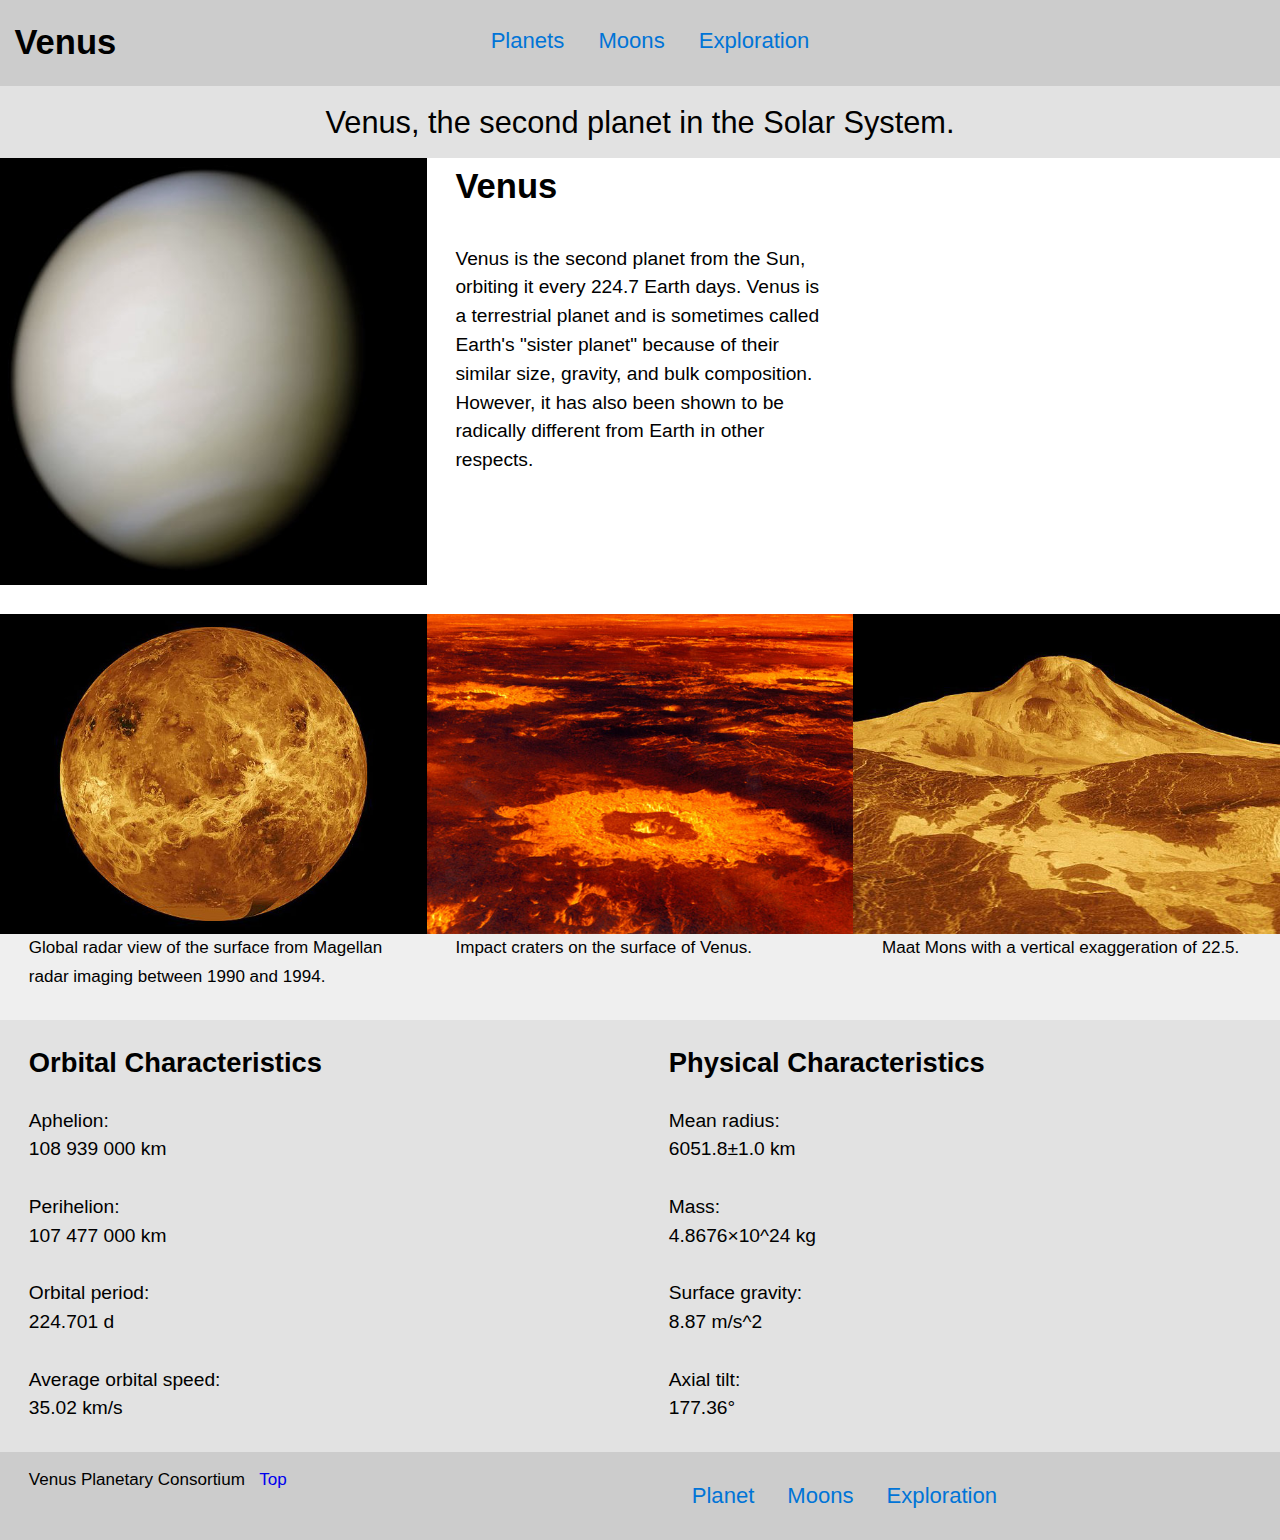
<file: index.html>
<!DOCTYPE html>
<html lang="en-ca">
<head>
    <meta charset="utf-8">
    <title>Planets</title>
    <meta name="handheldfriendly" content="true">
    <meta name="mobileoptimized" content="240">
    <meta name="viewport" content="width=device-width,initial-scale=1">
    <link href="css/modules.css" rel="stylesheet">
    <link href="css/grid.css" rel="stylesheet">
    <link href="css/type.css" rel="stylesheet">
    <link href="css/main.css" rel="stylesheet">
</head>
<body>

<header>
  <div class="grid">
    <div class="unit xs-1 s-1 m-1-3 l-1-3 island-1-2">
      <h1 class="push-0">Venus</h1>
    </div>

    <div class="unit xs-1 s-1 m-2-3 l-2-3">
    <nav id="top">
      <ol class="push-0">
        <li><a class="island-1-2" href="index.html">Planets</a></li>
        <li><a class="island-1-2" href="moon.html">Moons</a></li>
        <li><a class="island-1-2" href="exploration.html">Exploration</a></li>
      </ol>
    </nav>
  </div>
</div>

</header>

<main>

  <div class="text-center peta island-quarter e2e2e2">
    <p class="push-0">Venus, the second planet in the Solar System.</p>
  </div>

  <div class="grid">
    <div class="unit xs-1 s-1 m-1-2 l-1-3">
      <div class="embed embed--1by1 push">
        <img class="embed__item" src="images/venus.jpg" alt="">
      </div>
    </div>

    <div class="unit xs-1 s-1 m-1-2 l-1-3 gutter">
      <h2 class="exa">Venus</h2>
      <p>Venus is the second planet from the Sun, orbiting it every 224.7 Earth days. Venus is a terrestrial planet and is sometimes called Earth's "sister planet" because of their similar size, gravity, and bulk composition. However, it has also been shown to be radically different from Earth in other respects.</p>
    </div>
  </div>




<div class="grid efefef">
    <div class="unit xs-1 s-1 m-1-3 l-1-3">
      <figure>
        <div class="embed embed--4by3">
          <img class="embed__item" src="images/venus-1.jpg" alt="">
        </div>
        <figcaption class="milli gutter">Global radar view of the surface from Magellan radar imaging between 1990 and 1994.</figcaption>
      </figure>
    </div>

    <div class="unit xs-1 s-1-2 m-1-3 l-1-3">
      <figure>
        <div class="embed embed--4by3">
          <img class="embed__item" src="images/venus-2.jpg" alt="">
        </div>
        <figcaption class="milli gutter">Impact craters on the surface of Venus.</figcaption>
      </figure>
    </div>



    <div class="unit xs-1 s-1-2 m-1-3 l-1-3">
      <figure>
        <div class="embed embed--4by3">
          <img class="embed__item" src="images/venus-3.jpg" alt="">
        </div>
        <figcaption class="milli gutter">Maat Mons with a vertical exaggeration of 22.5.</figcaption>
      </figure>
    </div>

</div>


<div class="grid e2e2e2 pad-t">
    <div class="unit xs-1 s-1 m-1-2 l-1-2 gutter">
      <h3>Orbital Characteristics</h3>

      <dl class="list">
        <dt>Aphelion:</dt> <dd>108 939 000 km</dd>
        <dt>Perihelion:</dt> <dd>107 477 000 km</dd>
        <dt>Orbital period:</dt> <dd>224.701 d</dd>
        <dt>Average orbital speed:</dt> <dd>35.02 km/s</dd>
      </dl>
    </div>

    <div class="unit xs-1 s-1-1 m-1-2 l-1-2 gutter">
      <h3>Physical Characteristics</h3>

      <dl class="list">
        <dt>Mean radius:</dt> <dd>6051.8±1.0 km</dd>
        <dt>Mass:</dt> <dd>4.8676×10^24 kg</dd>
        <dt>Surface gravity: <dd>8.87 m/s^2</dd>
        <dt>Axial tilt: <dd>177.36°</dd>
      </dl>

    </div>
</div>
</main>
  <footer class="cccccc">
    <div class="grid milli">
      <div class="unit gutter xs-1 s-1 m-1-2 l-1-2 pad-t-1-2 pad-b-1-2">
        <p> Venus Planetary Consortium<a href="#top" class="gutter-1-2">Top</a></p>
      </div>
        <div>
          <nav class="unit gutter xs-1 s-1 m-1 l-1 pad-t-1-2 pad-b-1-2">
            <ul class="nav list-group list-group--inline micro push-0">
              <li class="gutter-1-2"><a href="index.html">Planet</a></li>
              <li class="gutter-1-2"><a href="moons.html">Moons</a></li>
              <li class="gutter-1-2"><a href="exploration.html">Exploration</a></li>
            </ul>
          </nav>
        </div>
      </div>
  </footer>
</body>
</html>
</file>
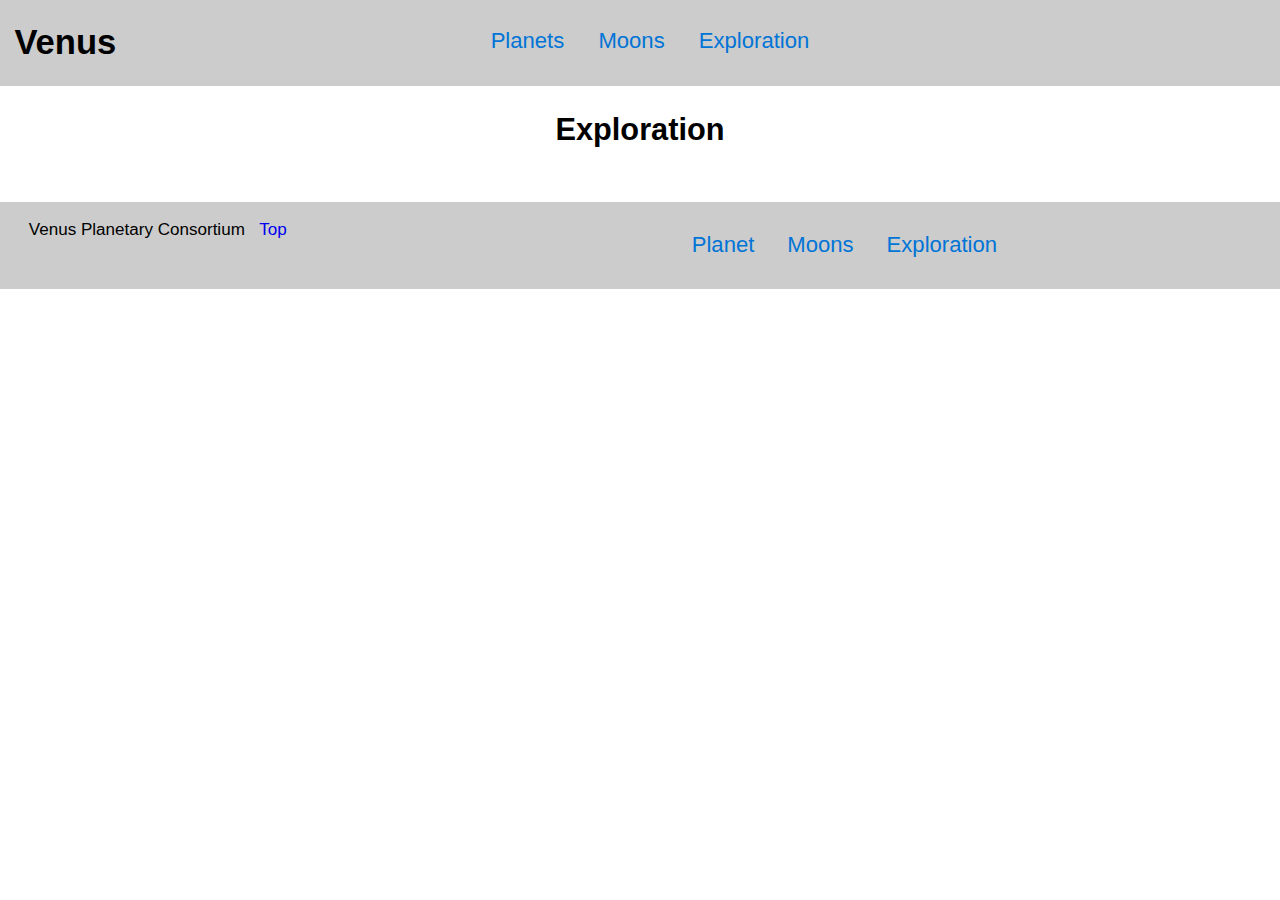
<file: exploration.html>
<!DOCTYPE html>
<html lang="en-ca">
<head>
    <meta charset="utf-8">
    <title>Exploration</title>
    <meta name="handheldfriendly" content="true">
    <meta name="mobileoptimized" content="240">
    <meta name="viewport" content="width=device-width,initial-scale=1">
    <link href="css/modules.css" rel="stylesheet">
    <link href="css/grid.css" rel="stylesheet">
    <link href="css/type.css" rel="stylesheet">
    <link href="css/main.css" rel="stylesheet">
</head>
<body>

<header>
  <div class="grid">
    <div class="unit xs-1 s-1 m-1-3 l-1-3 island-1-2">
      <h1 class="push-0">Venus</h1>
    </div>

    <div class="unit xs-1 s-1 m-2-3 l-2-3">
    <nav id="top">
      <ol class="push-0">
        <li><a class="island-1-2" href="index.html">Planets</a></li>
        <li><a class="island-1-2" href="moon.html">Moons</a></li>
        <li><a class="island-1-2" href="exploration.html">Exploration</a></li>
      </ol>
    </nav>
  </div>
</div>

</header>

<main>
  <div class="h1 text-center peta island-1-2 push">
      <h2 class="push-0">Exploration</h2>
  </div>

</main>
<footer class="cccccc">
  <div class="grid milli">
    <div class="unit gutter xs-1 s-1 m-1-2 l-1-2 pad-t-1-2 pad-b-1-2">
      <p> Venus Planetary Consortium<a href="#top" class="gutter-1-2">Top</a></p>
    </div>
      <div>
        <nav class="unit gutter xs-1 s-1 m-1 l-1 pad-t-1-2 pad-b-1-2">
          <ul class="nav list-group list-group--inline micro push-0">
            <li class="gutter-1-2"><a href="index.html">Planet</a></li>
            <li class="gutter-1-2"><a href="moons.html">Moons</a></li>
            <li class="gutter-1-2"><a href="exploration.html">Exploration</a></li>
          </ul>
        </nav>
      </div>
    </div>
</footer>
</body>
</html>
</file>
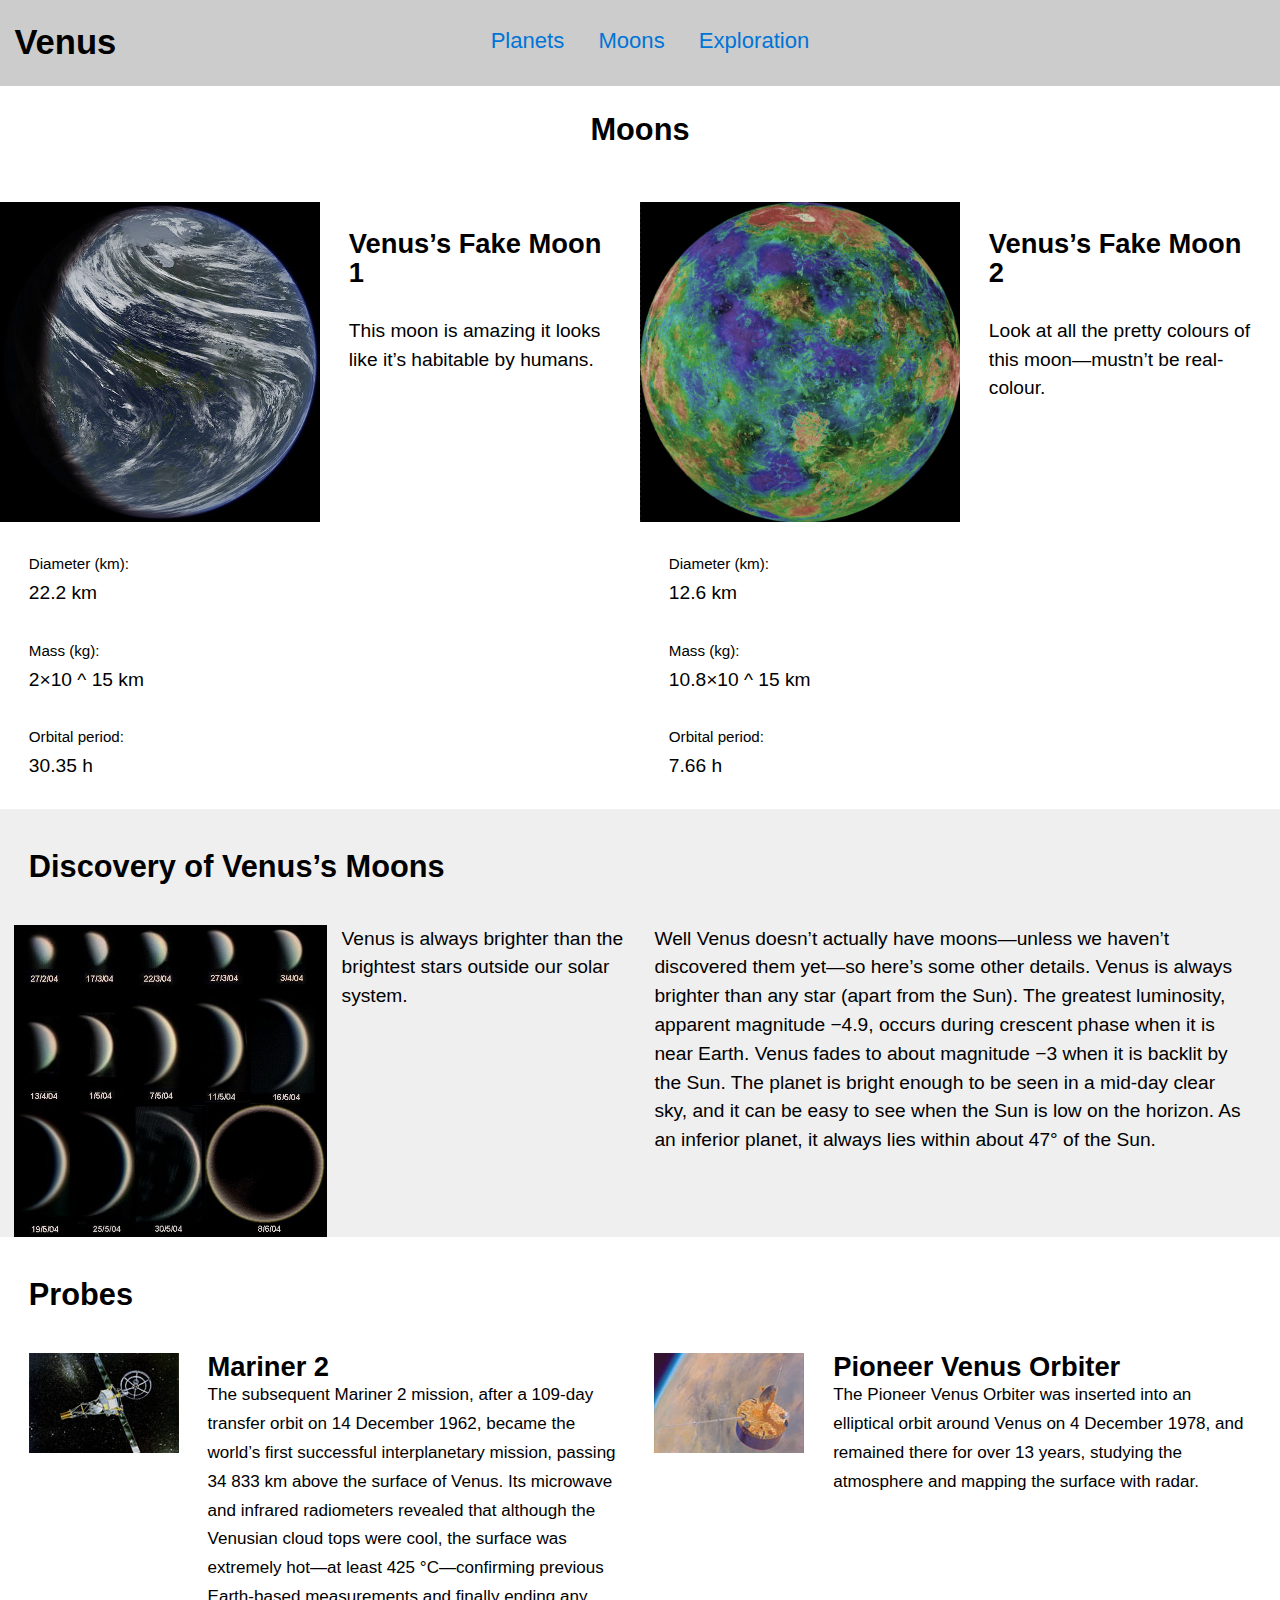
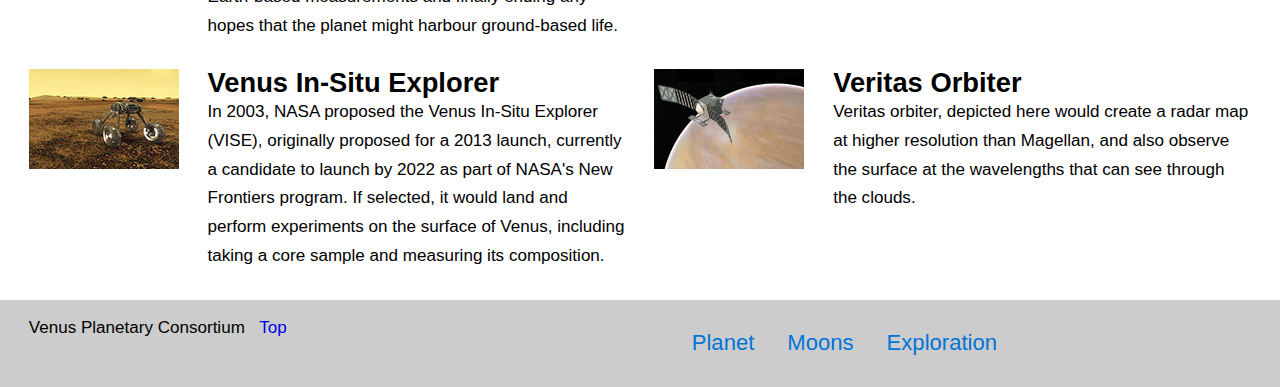
<file: moon.html>
<!DOCTYPE html>
<html lang="en-ca">
<head>
    <meta charset="utf-8">
    <title>Moons</title>
    <meta name="handheldfriendly" content="true">
    <meta name="mobileoptimized" content="240">
    <meta name="viewport" content="width=device-width,initial-scale=1">
    <link href="css/modules.css" rel="stylesheet">
    <link href="css/grid.css" rel="stylesheet">
    <link href="css/type.css" rel="stylesheet">
    <link href="css/main.css" rel="stylesheet">
</head>
<body>

<header>
  <div class="grid">
    <div class="unit xs-1 s-1 m-1-3 l-1-3 island-1-2">
      <h1 class="push-0">Venus</h1>
    </div>

    <div class="unit xs-1 s-1 m-2-3 l-2-3">
    <nav id="top">
      <ol class="push-0">
        <li><a class="island-1-2" href="index.html">Planets</a></li>
        <li><a class="island-1-2" href="moon.html">Moons</a></li>
        <li><a class="island-1-2" href="exploration.html">Exploration</a></li>
      </ol>
    </nav>
  </div>
</div>

</header>

<main>
  <div class="h1 text-center peta island-1-2 push">
      <h2 class="push-0">Moons</h2>
  </div>

  <div class="grid">
    <div class="unit unit-xs-1 unit-s-1 unit-m-1-2">
      <div class="grid">
        <div class="unit unit-xs-1 unit-s-1 unit-m-1 unit-l-1-2">
          <div class="embed embed--1by1 push">
            <img class="embed__item" src="images/venus-moon-1.jpg" alt="">
          </div>
        </div>

        <div class="unit unit-xs-1 unit-s- unit-m-1 unit-l-1-2 gutter">
          <h3 class="pad-t">Venus’s Fake Moon 1</h3>
          <p>This moon is amazing it looks like it’s habitable by humans.</p>
        </div>

        <div class="grid">
          <div class="unit unit-xs-1 unit-s-1 unit-m-1 unit-l gutter">
            <dl>
              <dt class="micro">Diameter (km):</dt>
              <dd>22.2 km</dd>
              <dt class="micro">Mass (kg):</dt>
              <dd>2×10 ^ 15 km</dd>
              <dt class="micro">Orbital period:</dt>
              <dd>30.35 h</dd>
            </dl>
          </div>
        </div>
      </div>
    </div>

    <div class="unit unit-xs-1 unit-s-1 unit-m-1-2">
      <div class="grid">
        <div class="unit unit-xs-1 unit-s-1 unit-m-1 unit-l-1-2">
          <div class="embed embed--1by1 push gutter">
            <img class="embed__item" src="images/venus-moon-2.jpg" alt="">
          </div>
        </div>
        <div class="unit unit-xs-1 unit-s-1 unit-m-1 unit-l-1-2 gutter">
          <h3 class="pad-t">Venus’s Fake Moon 2</h3>
          <p>Look at all the pretty colours of this moon—mustn’t be real-colour.</p>
        </div>
        <div class="grid">
          <div class="unit unit-xs-1 unit-s-1 unit-m-1 unit-l gutter">
            <dl>
              <dt class="micro">Diameter (km):</dt>
              <dd>12.6 km</dd>
              <dt class="micro">Mass (kg):</dt>
              <dd>10.8×10 ^ 15 km</dd>
              <dt class="micro">Orbital period:</dt>
              <dd>7.66 h</dd>
            </dl>
          </div>
        </div>
      </div>
    </div>
  </div>




<div class="efefef">
<h2 class="pad-t gutter">Discovery of Venus’s Moons</h2>

<div class="grid">
    <div class="grid gutter-1-2">
      <div class="unit xs-1 s-1 m-1 l-1-4">
        <div class="embed embed--1by1">
          <img class="embed__item" src="images/venus-phases.jpg" alt="">
        </div>
      </div>

    <div class="unit xs-1 s-1 m-1-3 l-1-4 gutter-1-2 push">
      <p>Venus is always brighter than the brightest stars outside our solar system.</p>
    </div>

    <div class="unit xs-1 s-1 m-2-3 l-1-2 gutter-1-2">
      <p>Well Venus doesn’t actually have moons—unless we haven’t discovered them yet—so here’s some other details. Venus is always brighter than any star (apart from the Sun). The greatest luminosity, apparent magnitude −4.9, occurs during crescent phase when it is near Earth. Venus fades to about magnitude −3 when it is backlit by the Sun. The planet is bright enough to be seen in a mid-day clear sky, and it can be easy to see when the Sun is low on the horizon. As an inferior planet, it always lies within about 47° of the Sun.</p>
    </div>
  </div>
</div>
</div>

<div class="section-mid">
  <div class="pad-t">
    <h2 class="gutter">Probes</h2>
  </div>

  <div class="grid gutter-1-2">
    <div class="unit xs-1 s-1 m-1 l-1-2">
      <div class="media">
        <div class="media__img gutter-1-2 push">
          <img class="img-flex" src="images/mariner-2.jpg" alt="">
        </div>
        <div class="media__body gutter-1-2">
          <h3 class="push-0">Mariner 2</h3>
          <p class="milli">The subsequent Mariner 2 mission, after a 109-day transfer orbit on 14 December 1962, became the world’s first successful interplanetary mission, passing 34 833 km above the surface of Venus. Its microwave and infrared radiometers revealed that although the Venusian cloud tops were cool, the surface was extremely hot—at least 425 °C—confirming previous Earth-based measurements and finally ending any hopes that the planet might harbour ground-based life.</p>
        </div>
      </div>
    </div>
    <div class="unit xs-1 s-1 m-1 l-1-2">
      <div class="media">
        <div class="media__img gutter-1-2 push">
          <img class="img-flex" src="images/pioneer.jpg" alt="">
        </div>
        <div class="media__body gutter-1-2">
          <h3 class="push-0">Pioneer Venus Orbiter</h3>
          <p class="milli">The Pioneer Venus Orbiter was inserted into an elliptical orbit around Venus on 4 December 1978, and remained there for over 13 years, studying the atmosphere and mapping the surface with radar.</p>
        </div>
      </div>
    </div>
    <div class="unit xs-1 s-1 m-1 l-1-2">
      <div class="media">
        <div class="media__img gutter-1-2 push">
          <img class="img-flex" src="images/vise.jpg" alt="">
        </div>
        <div class="media__body gutter-1-2">
          <h3 class="push-0">Venus In-Situ Explorer</h3>
          <p class="milli">In 2003, NASA proposed the Venus In-Situ Explorer (VISE), originally proposed for a 2013 launch, currently a candidate to launch by 2022 as part of NASA's New Frontiers program. If selected, it would land and perform experiments on the surface of Venus, including taking a core sample and measuring its composition.</p>
        </div>
      </div>
      </div>
      <div class="unit xs-1 s-1 m-1 l-1-2">
        <div class="media">
          <div class="media__img gutter-1-2 push">
            <img class="img-flex" src="images/veritas.jpg" alt="">
          </div>
          <div class="media__body gutter-1-2">
            <h3 class="push-0">Veritas Orbiter</h3>
            <p class="milli">Veritas orbiter, depicted here would create a radar map at higher resolution than Magellan, and also observe the surface at the wavelengths that can see through the clouds.</p>
          </div>
        </div>
      </div>
    </div>
  </div>




</main>
<footer class="cccccc">
  <div class="grid milli">
    <div class="unit gutter xs-1 s-1 m-1-2 l-1-2 pad-t-1-2 pad-b-1-2">
      <p> Venus Planetary Consortium<a href="#top" class="gutter-1-2">Top</a></p>
    </div>
      <div>
        <nav class="unit gutter xs-1 s-1 m-1 l-1 pad-t-1-2 pad-b-1-2">
          <ul class="nav list-group list-group--inline micro push-0">
            <li class="gutter-1-2"><a href="index.html">Planet</a></li>
            <li class="gutter-1-2"><a href="moons.html">Moons</a></li>
            <li class="gutter-1-2"><a href="exploration.html">Exploration</a></li>
          </ul>
        </nav>
      </div>
    </div>
</footer>

</body>
</html>
</file>
<file: css/modules.css>
/*!
 * Modulifier || Code released under the UNLICENSE
 * Code under other copyrights & licenses listed below.
 * http://modulifier.web-dev.tools/#responsive;images;list-group;embed;media-object;accessibility;print
 */

@-moz-viewport { width: device-width; scale: 1; }
@-ms-viewport { width: device-width; scale: 1; }
@-o-viewport { width: device-width; scale: 1; }
@-webkit-viewport { width: device-width; scale: 1; }
@viewport { width: device-width; scale: 1; }

html {
  box-sizing: border-box;
  -moz-text-size-adjust: 100%;
  -ms-text-size-adjust: 100%;
  -webkit-text-size-adjust: 100%;
  text-size-adjust: 100%;
}

*, *::before, *::after {
  box-sizing: inherit;
}

body {
  margin: 0;
}

article, aside, details, figcaption, figure,
footer, header, main, menu, nav, section, summary {
  display: block;
}

audio, canvas, progress, video {
  display: inline-block;
  vertical-align: baseline;
}

template {
  display: none;
}

img {
  border: 0;
}

.img-flex {
  display: block;
  width: 100%;
}

svg:not(:root) {
  overflow: hidden;
}

svg {
  fill: currentColor;
  stroke: currentColor;
}

.image-replacement, .ir {
  overflow: hidden;
  direction: ltr;
  text-align: left;
  text-indent: 100%;
  white-space: nowrap;
}

.list-group {
  padding-left: 0;
  list-style-type: none;
}

.list-group > dd {
  margin-left: 0;
}

.list-group--inline::before,
.list-group--inline::after {
  content: "";
  display: table;
}

.list-group--inline::after {
  clear: both;
}

.list-group--inline > li {
  display: inline-block;
}

.list-group--inline > dt {
  clear: left;
  float: left;
  width: 11em;
}

.list-group--inline > dd {
  float: left;
  min-width: 12em;
}

.embed {
  margin-left: 0;
  margin-right: 0;
  overflow: hidden;
  position: relative;
  width: 100%;
}

.embed--1by1 {
  padding-top: 100%; /* Square */
}

.embed--4by3 {
  padding-top: 75%; /* Traditional TV/computer screens */
}

.embed--iso216 {
  padding-top: 70.92%; /* A-standard paper sizes */
}

.embed--3by2 {
  padding-top: 66.6%; /* Classic 35 mm film & most digital photos, landscape */
}

.embed--2by3 {
  padding-top: 150%; /* Classic 35 mm film & most digital photos, portrait */
}

.embed--golden {
  padding-top: 61.8%; /* The Golden Ratio */
}

.embed--16by9 {
  padding-top: 56.25%; /* HD TV */
}

.embed--185by100 {
  padding-top: 54.05%; /* Common widescreen cinema */
}

.embed--24by10 {
  padding-top: 41.667%; /* Widescreen cinema: 2.4:1 */;
}

.embed--3by1 {
  padding-top: 33.3333%; /* Panorama photos */
}

.embed--4by1 {
  padding-top: 25%; /* Polyvision */
}

.embed__item {
  height: 100%;
  left: 0;
  position: absolute;
  top: 0;
  width: 100%;
}

.media {
  overflow: hidden;
}

.media__img {
  float: left;
}

.media__img--reversed {
  float: right;
}

.media__img--stacked {
  float: none;
}

.media__body {
  overflow: hidden;
  min-width: 12em; /* Slightly less than 200px, responsiveness built in */
}

a:hover, a:active {
  outline: none;
}

a:focus, [tabindex="0"]:focus,
input:focus, textarea:focus, button:focus {
  outline: 3px solid #000;
  outline-offset: 3px;
}

.skip-links {
  margin: 0;
  padding: 0;
  list-style-type: none;
}

.skip-links a {
  padding: 0.5em 0.75em;
  position: absolute;
  top: -3em;
  z-index: 10000; /* To make sure they're always on top */
  background-color: #000;
  color: #fff;
  font-size: 1.125rem;
  font-weight: bold;
  text-decoration: none;
}

.skip-links a:focus {
  top: 0;
}

.print-only {
  display: none;
  visibility: hidden;
}

@media print {

  .no-print {
    display: none;
    visibility: hidden;
  }

  .print-only {
    display: block;
    visibility: visible;
  }

  /*!
   * (c) HTML5 Boilerplate || MIT License
   *     https://html5boilerplate.com/
   */

  *, *:before, *:after, *:first-letter, *:first-line {
    background: none transparent !important;
    color: #000 !important;
    box-shadow: none !important;
    text-shadow: none !important;
  }

  a, a:visited {
    text-decoration: underline;
  }

  a[href]:after {
    content: " (" attr(href) ")";
  }

  abbr[title]:after {
    content: " (" attr(title) ")";
  }

  a[href^="#"]:after,
  a[href^="javascript:"]:after {
    content: "";
  }

  pre, blockquote {
    page-break-inside: avoid;
  }

  thead {
    display: table-header-group;
  }

  tr, img {
    page-break-inside: avoid;
  }

  p, h1, h2, h3, h4, h5, h6 {
    orphans: 3;
    widows: 3;
  }

  h1, h2, h3, h4, h5, h6 {
    page-break-after: avoid;
  }

  /*! End HTML5 Boilerplate code */
}
</file>
<file: css/grid.css>
/* http://gridifier.web-dev.tools/#xs,4,0,0,0;s,4,25,0,0;m,4,38,1,1;l,4,60,1,1 */

.grid {
  margin: 0;
  padding: 0;
  letter-spacing: -0.31em;
  text-rendering: optimizespeed;
  display: -webkit-flex;
  -webkit-flex-flow: row wrap;
  display: -ms-flexbox;
  -ms-flex-flow: row wrap;
  display: flex;
  flex-flow: row wrap;
}

.grid-bottom {
  -webkit-align-items: flex-end;
  -ms-align-items: flex-end;
  align-items: flex-end;
}

.grid-middle {
  -webkit-align-items: center;
  -ms-align-items: center;
  align-items: center;
}

.grid-stretch {
  -webkit-align-items: stretch;
  -ms-align-items: stretch;
  align-items: stretch;
}

.opera-only :-o-prefocus, .grid {
  word-spacing: -0.43em;
}

.unit {
  letter-spacing: normal;
  text-rendering: auto;
  vertical-align: top;
  word-spacing: normal;
  display: inline-block;
  visibility: visible;
}

.grid-bottom .unit {
  vertical-align: bottom;
}

.grid-middle .unit {
  vertical-align: middle;
}

[class*="unit-push-"],
[class*="unit-pull-"] {
  position: relative;
}

.unit-xs-hidden {
  display: none;
  visibility: hidden;
}

.unit-xs-centered {
  margin: 0 auto;
}

.unit-xs-1, .xs-1 {
  display: block;
  visibility: visible;
  width: 100%;
}

.unit-xs-1-2, .xs-1-2 {
  width: 50.0000%;
}

.unit-xs-1-3, .xs-1-3 {
  width: 33.3333%;
}

.unit-xs-2-3, .xs-2-3 {
  width: 66.6667%;
}

.unit-xs-1-4, .xs-1-4 {
  width: 25.0000%;
}

.unit-xs-3-4, .xs-3-4 {
  width: 75.0000%;
}

.unit-xs-1-2,.xs-1-2,.unit-xs-1-3,.xs-1-3,.unit-xs-2-3,.xs-2-3,.unit-xs-1-4,.xs-1-4,.unit-xs-3-4,.xs-3-4 {
  display: inline-block;
  visibility: visible;
}

@media only screen and (min-width: 25em) {

.unit-s-hidden {
  display: none;
  visibility: hidden;
}

.unit-s-centered {
  margin: 0 auto;
}

.unit-s-1, .s-1 {
  display: block;
  visibility: visible;
  width: 100%;
}

.unit-s-1-2, .s-1-2 {
  width: 50.0000%;
}

.unit-s-1-3, .s-1-3 {
  width: 33.3333%;
}

.unit-s-2-3, .s-2-3 {
  width: 66.6667%;
}

.unit-s-1-4, .s-1-4 {
  width: 25.0000%;
}

.unit-s-3-4, .s-3-4 {
  width: 75.0000%;
}

.unit-s-1-2,.s-1-2,.unit-s-1-3,.s-1-3,.unit-s-2-3,.s-2-3,.unit-s-1-4,.s-1-4,.unit-s-3-4,.s-3-4 {
  display: inline-block;
  visibility: visible;
}

}

@media only screen and (min-width: 38em) {

.unit-m-hidden {
  display: none;
  visibility: hidden;
}

.unit-m-centered {
  margin: 0 auto;
}

.unit-m-1, .m-1 {
  display: block;
  visibility: visible;
  width: 100%;
}

.unit-offset-m-0 {
  margin-left: 0;
}

.unit-push-m-0,
.unit-pull-m-0 {
  left: 0;
}

.unit-m-1-2, .m-1-2 {
  width: 50.0000%;
}

.unit-offset-m-1-2 {
  margin-left: 50.0000%;
}

.unit-push-m-1-2 {
  left: 50.0000%;
}

.unit-pull-m-1-2 {
  left: -50.0000%;
}

.unit-m-1-3, .m-1-3 {
  width: 33.3333%;
}

.unit-offset-m-1-3 {
  margin-left: 33.3333%;
}

.unit-push-m-1-3 {
  left: 33.3333%;
}

.unit-pull-m-1-3 {
  left: -33.3333%;
}

.unit-m-2-3, .m-2-3 {
  width: 66.6667%;
}

.unit-offset-m-2-3 {
  margin-left: 66.6667%;
}

.unit-push-m-2-3 {
  left: 66.6667%;
}

.unit-pull-m-2-3 {
  left: -66.6667%;
}

.unit-m-1-4, .m-1-4 {
  width: 25.0000%;
}

.unit-offset-m-1-4 {
  margin-left: 25.0000%;
}

.unit-push-m-1-4 {
  left: 25.0000%;
}

.unit-pull-m-1-4 {
  left: -25.0000%;
}

.unit-m-3-4, .m-3-4 {
  width: 75.0000%;
}

.unit-offset-m-3-4 {
  margin-left: 75.0000%;
}

.unit-push-m-3-4 {
  left: 75.0000%;
}

.unit-pull-m-3-4 {
  left: -75.0000%;
}

.unit-m-1-2,.m-1-2,.unit-m-1-3,.m-1-3,.unit-m-2-3,.m-2-3,.unit-m-1-4,.m-1-4,.unit-m-3-4,.m-3-4 {
  display: inline-block;
  visibility: visible;
}

}

@media only screen and (min-width: 60em) {

.unit-l-hidden {
  display: none;
  visibility: hidden;
}

.unit-l-centered {
  margin: 0 auto;
}

.unit-l-1, .l-1 {
  display: block;
  visibility: visible;
  width: 100%;
}

.unit-offset-l-0 {
  margin-left: 0;
}

.unit-push-l-0,
.unit-pull-l-0 {
  left: 0;
}

.unit-l-1-2, .l-1-2 {
  width: 50.0000%;
}

.unit-offset-l-1-2 {
  margin-left: 50.0000%;
}

.unit-push-l-1-2 {
  left: 50.0000%;
}

.unit-pull-l-1-2 {
  left: -50.0000%;
}

.unit-l-1-3, .l-1-3 {
  width: 33.3333%;
}

.unit-offset-l-1-3 {
  margin-left: 33.3333%;
}

.unit-push-l-1-3 {
  left: 33.3333%;
}

.unit-pull-l-1-3 {
  left: -33.3333%;
}

.unit-l-2-3, .l-2-3 {
  width: 66.6667%;
}

.unit-offset-l-2-3 {
  margin-left: 66.6667%;
}

.unit-push-l-2-3 {
  left: 66.6667%;
}

.unit-pull-l-2-3 {
  left: -66.6667%;
}

.unit-l-1-4, .l-1-4 {
  width: 25.0000%;
}

.unit-offset-l-1-4 {
  margin-left: 25.0000%;
}

.unit-push-l-1-4 {
  left: 25.0000%;
}

.unit-pull-l-1-4 {
  left: -25.0000%;
}

.unit-l-3-4, .l-3-4 {
  width: 75.0000%;
}

.unit-offset-l-3-4 {
  margin-left: 75.0000%;
}

.unit-push-l-3-4 {
  left: 75.0000%;
}

.unit-pull-l-3-4 {
  left: -75.0000%;
}

.unit-l-1-2,.l-1-2,.unit-l-1-3,.l-1-3,.unit-l-2-3,.l-2-3,.unit-l-1-4,.l-1-4,.unit-l-3-4,.l-3-4 {
  display: inline-block;
  visibility: visible;
}

}

.unit-content-distribute {
  display: -ms-flexbox;
  display: -webkit-flex;
  display: flex;
  -ms-flex-direction: column;
  -webkit-flex-direction: column;
  flex-direction: column;
  -ms-flex-pack: justify;
  -webkit-justify-content: space-between;
  justify-content: space-between;
  -ms-flex-align: center;
  -webkit-align-items: center;
  align-items: center;
}

.content-fill {
  -ms-flex-grow: 2;
  -webkit-flex-grow: 2;
  flex-grow: 2;
  max-width: 100%; /* @bugfix: IE 10, 11 */
}

.content-shrink {
  -ms-align-self: center;
  -webkit-align-self: center;
  align-self: center;
}
</file>
<file: css/type.css>
/*
  Typografier || Code released under the UNLICENSE
  http://typografier.web-dev.tools/#0,100,1.3,1.067;38,110,1.4,1.125;60,120,1.5,1.125;90,130,1.5,1.125
*/

html {
  font-size: 100%;
  line-height: 1.3;
}

a {
  background-color: transparent;
}

sub, sup {
  font-size: 75%;
  line-height: 1px;
  position: relative;
  vertical-align: baseline;
}

sup {
  top: -0.5em;
}

sub {
  bottom: -0.25em;
}

pre, code, kbd, samp {
  font-size: 100%;
}

abbr[title] {
  border-bottom: 1px dotted;
  text-decoration: none;
}

b, strong {
  font-weight: bold;
}

dfn, caption {
  font-style: italic;
}

hr {
  border: 0;
  border-top: 1px solid;
  height: 0;
}

table {
  border-collapse: collapse;
  border-spacing: 0;
  width: 100%;
}

th, td {
  border-bottom: 1px solid;
  text-align: left;
}

thead th {
  vertical-align: bottom;
}

.text-left {
  text-align: left;
}

.text-right {
  text-align: right;
}

.text-center {
  text-align: center;
}

.normal {
  font-weight: normal;
}

.bold {
  font-weight: bold;
}

.italic {
  font-style: italic;
}

h1, h2, h3, h4, h5, h6,
p, ul, ol, dl, dd, figure,
blockquote, details, hr,
fieldset, pre, table {
  margin: 0 0 1.3rem;
}

.yotta {
  font-size: 1.5745rem;
  line-height: 1.6513;
}

.zetta {
  font-size: 1.4757rem;
  line-height: 1.7619;
}

h1, .exa {
  font-size: 1.3830rem;
  line-height: 1.8800;
}

h2, .peta {
  font-size: 1.2962rem;
  line-height: 1.0030;
}

h3, .tera {
  font-size: 1.2148rem;
  line-height: 1.0702;
}

h4, .giga {
  font-size: 1.1385rem;
  line-height: 1.1419;
}

h5, .mega {
  font-size: 1.0670rem;
  line-height: 1.2184;
}

h6, .kilo, input, textarea {
  font-size: 1.0000rem;
  line-height: 1.3000;
}

small, .milli {
  font-size: 0.9372rem;
  line-height: 1.3871;
}

.micro {
  font-size: 0.8784rem;
  line-height: 1.4800;
}

.push {
  margin-bottom: 1.3rem;
}

.push-none, .push-0 {
  margin-bottom: 0;
}

.push-double, .push-2 {
  margin-bottom: 2.6000rem;
}

.push-half, .push-1-2 {
  margin-bottom: 0.6500rem;
}

.push-quarter, .push-1-4 {
  margin-bottom: 0.3250rem;
}

.push-right-quarter, .push-r-1-4 {
  margin-right: 0.3250rem;
}

.push-right-half, .push-r-1-2 {
  margin-right: 0.6500rem;
}

.push-right, .push-r {
  margin-right: 1.3rem;
}

.pad-top, .pad-t {
  padding-top: 1.3rem;
}

.pad-bottom, .pad-b {
  padding-bottom: 1.3rem;
}

.pad-top-double, .pad-t-2 {
  padding-top: 2.6000rem;
}

.pad-bottom-double, .pad-b-2 {
  padding-bottom: 2.6000rem;
}

.pad-top-half, .pad-t-1-2 {
  padding-top: 0.6500rem;
}

.pad-bottom-half, .pad-b-1-2 {
  padding-bottom: 0.6500rem;
}

.pad-top-quarter, .pad-t-1-4 {
  padding-top: 0.3250rem;
}

.pad-bottom-quarter, .pad-b-1-4 {
  padding-bottom: 0.3250rem;
}

.island {
  padding: 1.3rem;
}

.island-double, .island-2 {
  padding: 2.6000rem;
}

.island-half, .island-1-2 {
  padding: 0.6500rem;
}

.island-quarter, .island-1-4,
td, th, fieldset {
  padding: 0.3250rem;
}

.gutter {
  padding-left: 1.3rem;
  padding-right: 1.3rem;
}

.gutter-double, .gutter-2 {
  padding-left: 2.6000rem;
  padding-right: 2.6000rem;
}

.gutter-half, .gutter-1-2 {
  padding-left: 0.6500rem;
  padding-right: 0.6500rem;
}

.gutter-quarter, .gutter-1-4 {
  padding-left: 0.3250rem;
  padding-right: 0.3250rem;
}

@media only screen and (min-width: 38em) {

html {
  font-size: 110%;
  line-height: 1.4;
}

h1, h2, h3, h4, h5, h6,
p, ul, ol, dl, dd, figure,
blockquote, details, hr,
fieldset, pre, table {
  margin: 0 0 1.4rem;
}

.yotta {
  font-size: 2.2807rem;
  line-height: 1.2277;
}

.zetta {
  font-size: 2.0273rem;
  line-height: 1.3812;
}

h1, .exa {
  font-size: 1.8020rem;
  line-height: 1.5538;
}

h2, .peta {
  font-size: 1.6018rem;
  line-height: 1.7480;
}

h3, .tera {
  font-size: 1.4238rem;
  line-height: 1.9665;
}

h4, .giga {
  font-size: 1.2656rem;
  line-height: 1.1062;
}

h5, .mega {
  font-size: 1.1250rem;
  line-height: 1.2444;
}

h6, .kilo, input, textarea {
  font-size: 1.0000rem;
  line-height: 1.4000;
}

small, .milli {
  font-size: 0.8889rem;
  line-height: 1.5750;
}

.micro {
  font-size: 0.7901rem;
  line-height: 1.7719;
}

.push {
  margin-bottom: 1.4rem;
}

.push-none, .push-0 {
  margin-bottom: 0;
}

.push-double, .push-2 {
  margin-bottom: 2.8000rem;
}

.push-half, .push-1-2 {
  margin-bottom: 0.7000rem;
}

.push-quarter, .push-1-4 {
  margin-bottom: 0.3500rem;
}

.push-right-quarter, .push-r-1-4 {
  margin-right: 0.3500rem;
}

.push-right-half, .push-r-1-2 {
  margin-right: 0.7000rem;
}

.push-right, .push-r {
  margin-right: 1.4rem;
}

.pad-top, .pad-t {
  padding-top: 1.4rem;
}

.pad-bottom, .pad-b {
  padding-bottom: 1.4rem;
}

.pad-top-double, .pad-t-2 {
  padding-top: 2.8000rem;
}

.pad-bottom-double, .pad-b-2 {
  padding-bottom: 2.8000rem;
}

.pad-top-half, .pad-t-1-2 {
  padding-top: 0.7000rem;
}

.pad-bottom-half, .pad-b-1-2 {
  padding-bottom: 0.7000rem;
}

.pad-top-quarter, .pad-t-1-4 {
  padding-top: 0.3500rem;
}

.pad-bottom-quarter, .pad-b-1-4 {
  padding-bottom: 0.3500rem;
}

.island {
  padding: 1.4rem;
}

.island-double, .island-2 {
  padding: 2.8000rem;
}

.island-half, .island-1-2 {
  padding: 0.7000rem;
}

.island-quarter, .island-1-4,
td, th, fieldset {
  padding: 0.3500rem;
}

.gutter {
  padding-left: 1.4rem;
  padding-right: 1.4rem;
}

.gutter-double, .gutter-2 {
  padding-left: 2.8000rem;
  padding-right: 2.8000rem;
}

.gutter-half, .gutter-1-2 {
  padding-left: 0.7000rem;
  padding-right: 0.7000rem;
}

.gutter-quarter, .gutter-1-4 {
  padding-left: 0.3500rem;
  padding-right: 0.3500rem;
}

}

@media only screen and (min-width: 60em) {

html {
  font-size: 120%;
  line-height: 1.5;
}

h1, h2, h3, h4, h5, h6,
p, ul, ol, dl, dd, figure,
blockquote, details, hr,
fieldset, pre, table {
  margin: 0 0 1.5rem;
}

.yotta {
  font-size: 2.2807rem;
  line-height: 1.3154;
}

.zetta {
  font-size: 2.0273rem;
  line-height: 1.4798;
}

h1, .exa {
  font-size: 1.8020rem;
  line-height: 1.6648;
}

h2, .peta {
  font-size: 1.6018rem;
  line-height: 1.8729;
}

h3, .tera {
  font-size: 1.4238rem;
  line-height: 1.0535;
}

h4, .giga {
  font-size: 1.2656rem;
  line-height: 1.1852;
}

h5, .mega {
  font-size: 1.1250rem;
  line-height: 1.3333;
}

h6, .kilo, input, textarea {
  font-size: 1.0000rem;
  line-height: 1.5000;
}

small, .milli {
  font-size: 0.8889rem;
  line-height: 1.6875;
}

.micro {
  font-size: 0.7901rem;
  line-height: 1.8984;
}

.push {
  margin-bottom: 1.5rem;
}

.push-none, .push-0 {
  margin-bottom: 0;
}

.push-double, .push-2 {
  margin-bottom: 3.0000rem;
}

.push-half, .push-1-2 {
  margin-bottom: 0.7500rem;
}

.push-quarter, .push-1-4 {
  margin-bottom: 0.3750rem;
}

.push-right-quarter, .push-r-1-4 {
  margin-right: 0.3750rem;
}

.push-right-half, .push-r-1-2 {
  margin-right: 0.7500rem;
}

.push-right, .push-r {
  margin-right: 1.5rem;
}

.pad-top, .pad-t {
  padding-top: 1.5rem;
}

.pad-bottom, .pad-b {
  padding-bottom: 1.5rem;
}

.pad-top-double, .pad-t-2 {
  padding-top: 3.0000rem;
}

.pad-bottom-double, .pad-b-2 {
  padding-bottom: 3.0000rem;
}

.pad-top-half, .pad-t-1-2 {
  padding-top: 0.7500rem;
}

.pad-bottom-half, .pad-b-1-2 {
  padding-bottom: 0.7500rem;
}

.pad-top-quarter, .pad-t-1-4 {
  padding-top: 0.3750rem;
}

.pad-bottom-quarter, .pad-b-1-4 {
  padding-bottom: 0.3750rem;
}

.island {
  padding: 1.5rem;
}

.island-double, .island-2 {
  padding: 3.0000rem;
}

.island-half, .island-1-2 {
  padding: 0.7500rem;
}

.island-quarter, .island-1-4,
td, th, fieldset {
  padding: 0.3750rem;
}

.gutter {
  padding-left: 1.5rem;
  padding-right: 1.5rem;
}

.gutter-double, .gutter-2 {
  padding-left: 3.0000rem;
  padding-right: 3.0000rem;
}

.gutter-half, .gutter-1-2 {
  padding-left: 0.7500rem;
  padding-right: 0.7500rem;
}

.gutter-quarter, .gutter-1-4 {
  padding-left: 0.3750rem;
  padding-right: 0.3750rem;
}

}

@media only screen and (min-width: 90em) {

html {
  font-size: 130%;
  line-height: 1.5;
}

h1, h2, h3, h4, h5, h6,
p, ul, ol, dl, dd, figure,
blockquote, details, hr,
fieldset, pre, table {
  margin: 0 0 1.5rem;
}

.yotta {
  font-size: 2.2807rem;
  line-height: 1.3154;
}

.zetta {
  font-size: 2.0273rem;
  line-height: 1.4798;
}

h1, .exa {
  font-size: 1.8020rem;
  line-height: 1.6648;
}

h2, .peta {
  font-size: 1.6018rem;
  line-height: 1.8729;
}

h3, .tera {
  font-size: 1.4238rem;
  line-height: 1.0535;
}

h4, .giga {
  font-size: 1.2656rem;
  line-height: 1.1852;
}

h5, .mega {
  font-size: 1.1250rem;
  line-height: 1.3333;
}

h6, .kilo, input, textarea {
  font-size: 1.0000rem;
  line-height: 1.5000;
}

small, .milli {
  font-size: 0.8889rem;
  line-height: 1.6875;
}

.micro {
  font-size: 0.7901rem;
  line-height: 1.8984;
}

.push {
  margin-bottom: 1.5rem;
}

.push-none, .push-0 {
  margin-bottom: 0;
}

.push-double, .push-2 {
  margin-bottom: 3.0000rem;
}

.push-half, .push-1-2 {
  margin-bottom: 0.7500rem;
}

.push-quarter, .push-1-4 {
  margin-bottom: 0.3750rem;
}

.push-right-quarter, .push-r-1-4 {
  margin-right: 0.3750rem;
}

.push-right-half, .push-r-1-2 {
  margin-right: 0.7500rem;
}

.push-right, .push-r {
  margin-right: 1.5rem;
}

.pad-top, .pad-t {
  padding-top: 1.5rem;
}

.pad-bottom, .pad-b {
  padding-bottom: 1.5rem;
}

.pad-top-double, .pad-t-2 {
  padding-top: 3.0000rem;
}

.pad-bottom-double, .pad-b-2 {
  padding-bottom: 3.0000rem;
}

.pad-top-half, .pad-t-1-2 {
  padding-top: 0.7500rem;
}

.pad-bottom-half, .pad-b-1-2 {
  padding-bottom: 0.7500rem;
}

.pad-top-quarter, .pad-t-1-4 {
  padding-top: 0.3750rem;
}

.pad-bottom-quarter, .pad-b-1-4 {
  padding-bottom: 0.3750rem;
}

.island {
  padding: 1.5rem;
}

.island-double, .island-2 {
  padding: 3.0000rem;
}

.island-half, .island-1-2 {
  padding: 0.7500rem;
}

.island-quarter, .island-1-4,
td, th, fieldset {
  padding: 0.3750rem;
}

.gutter {
  padding-left: 1.5rem;
  padding-right: 1.5rem;
}

.gutter-double, .gutter-2 {
  padding-left: 3.0000rem;
  padding-right: 3.0000rem;
}

.gutter-half, .gutter-1-2 {
  padding-left: 0.7500rem;
  padding-right: 0.7500rem;
}

.gutter-quarter, .gutter-1-4 {
  padding-left: 0.3750rem;
  padding-right: 0.3750rem;
}

}
</file>
<file: css/main.css>
@-moz-viewport { width: device-width; scale: 1; }
@-ms-viewport { width: device-width; scale: 1; }
@-o-viewport { width: device-width; scale: 1; }
@-webkit-viewport { width: device-width; scale: 1; }
@viewport { width: device-width; scale: 1; }

html {
  box-sizing: border-box;
  -moz-text-size-adjust: 100%;
  -ms-text-size-adjust: 100%;
  -webkit-text-size-adjust: 100%;
  text-size-adjust: 100%;

  font-family: sans-serif;
}

*, *::before, *::after {
  box-sizing: inherit;
}

body {
  margin: 0;
  padding: 0;
}

.img-flex {
  width: 100%;
  display: block;
  padding: 0;
  margin: 0;
}


header {
  background-color: #cccccc;
}

h1 {
  text-align: center;
}

a {
  text-decoration: none;
}

nav a {
  margin: 0em;
  color: #0074d7;
  text-decoration: none;
  font-size: 1.15rem;
  display: block;
}

nav a:hover {
  background-color: #0074d7;
  color: #fff;
}



.efefef {
  background-color: #efefef;
}

.e2e2e2 {
  background-color: #e2e2e2;
}

.cccccc {
  background-color: #cccccc;
}

.moon {
  padding: 0;
}


@media only screen and (min-width: 24em) {
 li {
  display: inline-block;
  }

nav {
  margin: 0.5em;
}



nav, h1{
  text-align: center;
}
}

@media only screen and (min-width: 35em) {
h1 {
  text-align: left;
}

nav {
  text-align: left;
}

.venus {
  padding: 1em 1em 1em 0;
}

.text {
  font-size: 2em;
  padding: 0.5em;
}

.moon {
  padding: 1em;
}

}
</file>
